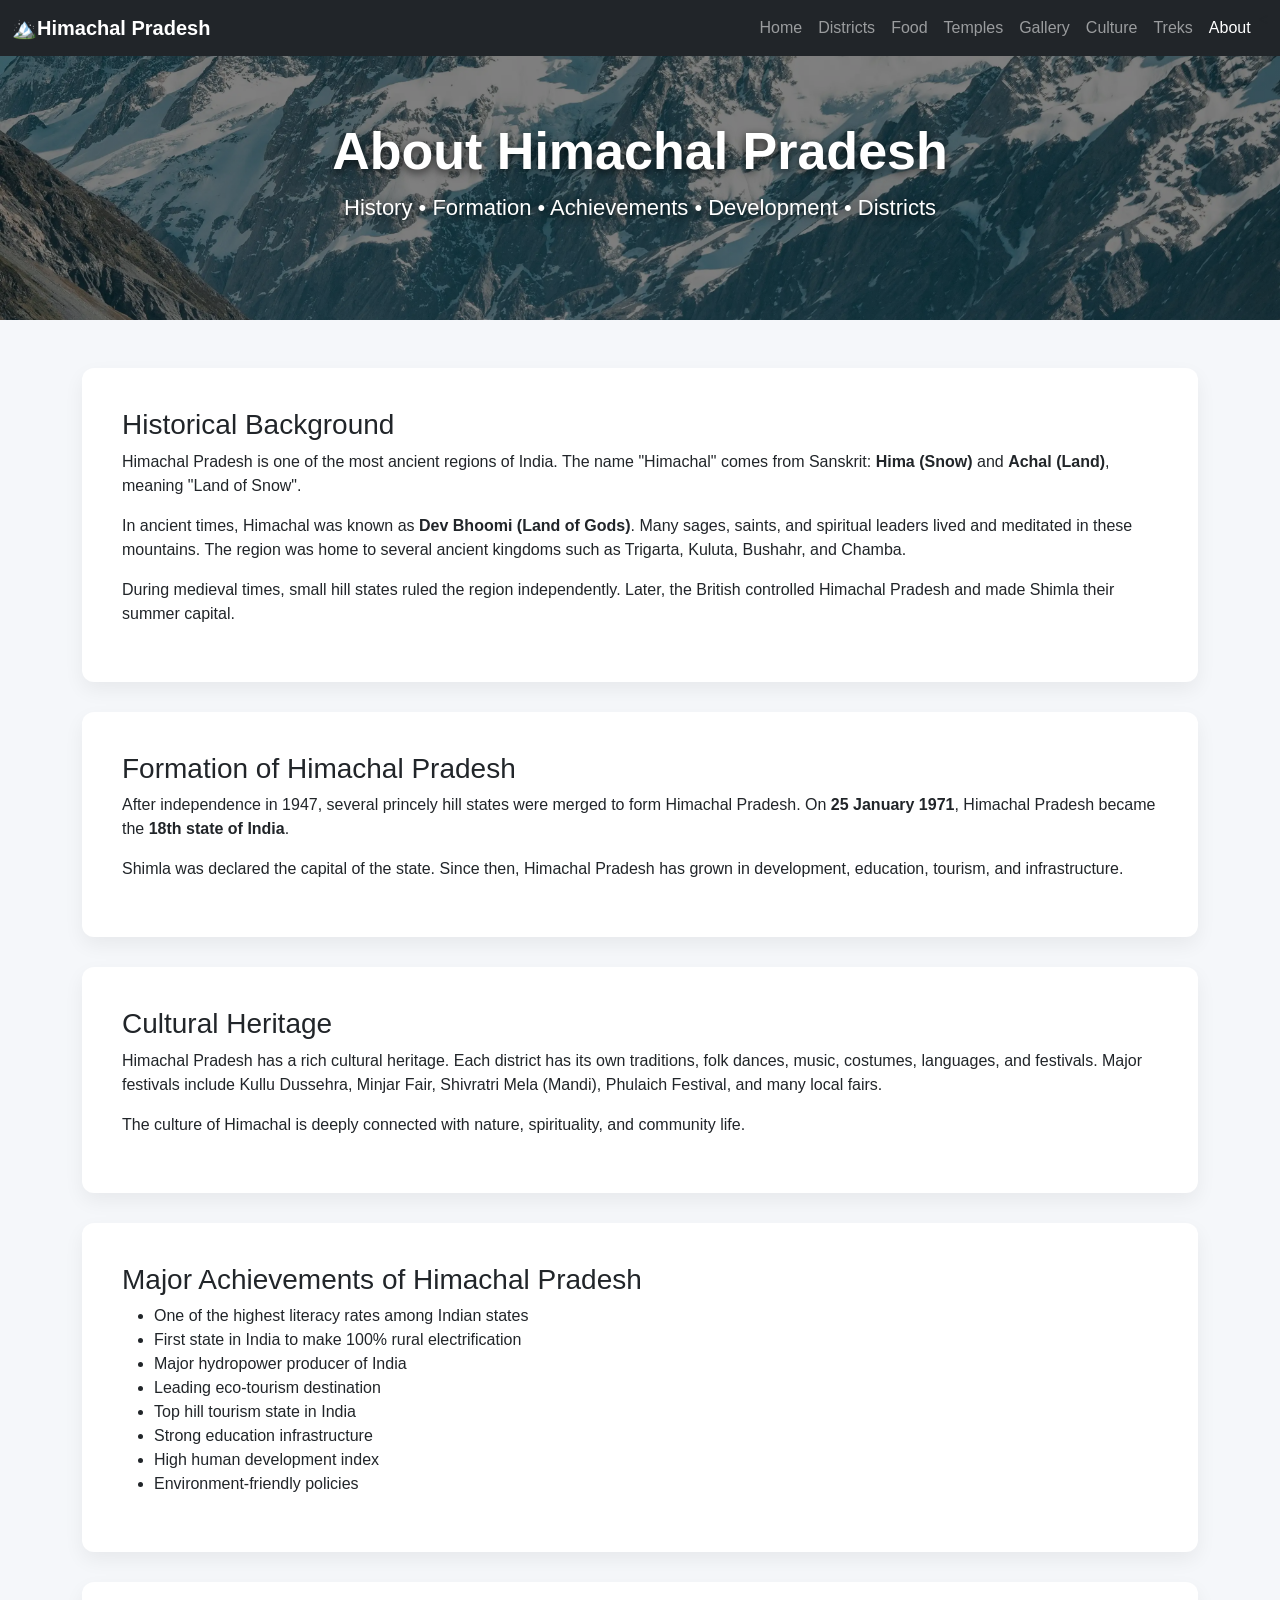
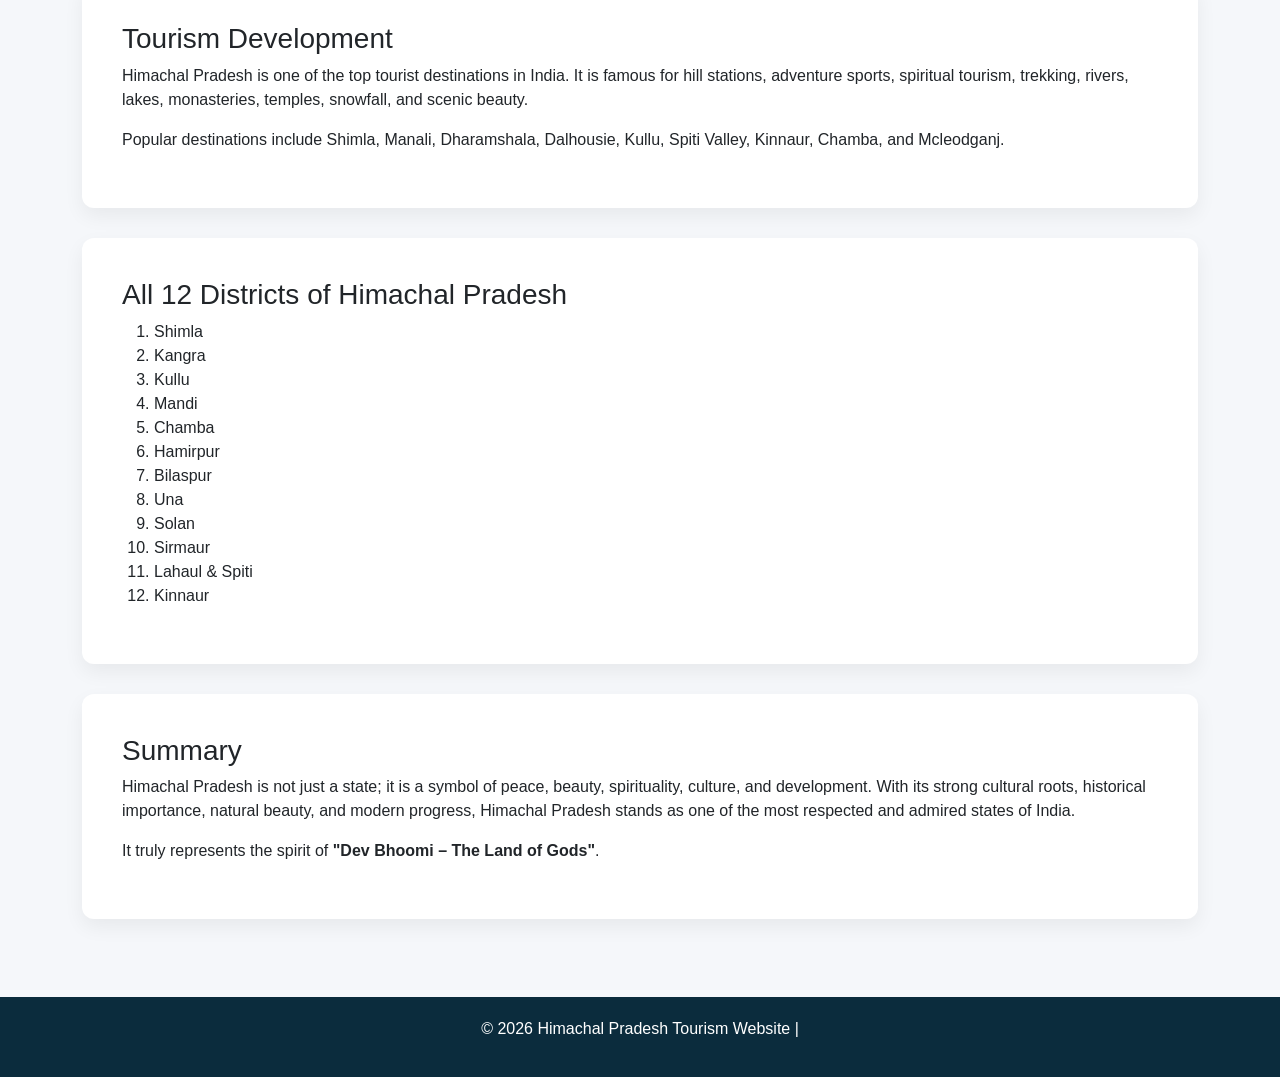
<file: about.html>
<!DOCTYPE html>
<html lang="en">
<head>
    <meta charset="UTF-8">
    <meta name="viewport" content="width=device-width, initial-scale=1.0">

    <title>Himachal Pradesh | About</title>

    <!-- Bootstrap CSS -->
    <link href="https://cdn.jsdelivr.net/npm/bootstrap@5.3.2/dist/css/bootstrap.min.css" rel="stylesheet">

    <link rel="stylesheet" href="style.css">

</head>

<body>

<!-- Navbar -->
<!-- Navbar -->
<nav class="navbar navbar-expand-lg navbar-dark bg-dark fixed-top">
  <div class="container-fluid">
    <a class="navbar-brand fw-bold" href="index.html">🏔️Himachal Pradesh</a>
    <button class="navbar-toggler" type="button" data-bs-toggle="collapse" data-bs-target="#navbarNav">
      <span class="navbar-toggler-icon"></span>
    </button>
    <div class="collapse navbar-collapse" id="navbarNav">
      <ul class="navbar-nav ms-auto">
        <li class="nav-item"><a class="nav-link" href="index.html">Home</a></li>
        <li class="nav-item"><a class="nav-link" href="districts.html">Districts</a></li>
        <li class="nav-item"><a class="nav-link" href="food.html">Food</a></li>
        <li class="nav-item"><a class="nav-link" href="temples.html">Temples</a></li>
        <li class="nav-item"><a class="nav-link" href="gallery.html">Gallery</a></li>
        <li class="nav-item"><a class="nav-link" href="culture.html">Culture</a></li>
        <li class="nav-item"><a class="nav-link" href="trek.html">Treks</a></li>
        <li class="nav-item"><a class="nav-link active" href="about.html">About</a></li>
        <
      </ul>
    </div>
  </div>
</nav>


<!-- Header -->
<section class="page-header header-bg">
    <div class="container">
        <h1 class="fw-bold">About Himachal Pradesh</h1>
        <p>History • Formation • Achievements • Development • Districts</p>
    </div>
</section>

<!-- Content -->
<section class="container py-5">

    <!-- History -->
    <div class="content-section">
        <h3>Historical Background</h3>
        <p>
            Himachal Pradesh is one of the most ancient regions of India. The name "Himachal" comes from Sanskrit:
            <b>Hima (Snow)</b> and <b>Achal (Land)</b>, meaning "Land of Snow".
        </p>
        <p>
            In ancient times, Himachal was known as <b>Dev Bhoomi (Land of Gods)</b>. Many sages, saints, and spiritual
            leaders lived and meditated in these mountains. The region was home to several ancient kingdoms such as
            Trigarta, Kuluta, Bushahr, and Chamba.
        </p>
        <p>
            During medieval times, small hill states ruled the region independently. Later, the British controlled
            Himachal Pradesh and made Shimla their summer capital.
        </p>
    </div>

    <!-- Formation -->
    <div class="content-section">
        <h3>Formation of Himachal Pradesh</h3>
        <p>
            After independence in 1947, several princely hill states were merged to form Himachal Pradesh.
            On <b>25 January 1971</b>, Himachal Pradesh became the <b>18th state of India</b>.
        </p>
        <p>
            Shimla was declared the capital of the state. Since then, Himachal Pradesh has grown in development,
            education, tourism, and infrastructure.
        </p>
    </div>

    <!-- Cultural History -->
    <div class="content-section">
        <h3>Cultural Heritage</h3>
        <p>
            Himachal Pradesh has a rich cultural heritage. Each district has its own traditions, folk dances,
            music, costumes, languages, and festivals. Major festivals include Kullu Dussehra, Minjar Fair,
            Shivratri Mela (Mandi), Phulaich Festival, and many local fairs.
        </p>
        <p>
            The culture of Himachal is deeply connected with nature, spirituality, and community life.
        </p>
    </div>

    <!-- Achievements -->
    <div class="content-section">
        <h3>Major Achievements of Himachal Pradesh</h3>
        <ul>
            <li>One of the highest literacy rates among Indian states</li>
            <li>First state in India to make 100% rural electrification</li>
            <li>Major hydropower producer of India</li>
            <li>Leading eco-tourism destination</li>
            <li>Top hill tourism state in India</li>
            <li>Strong education infrastructure</li>
            <li>High human development index</li>
            <li>Environment-friendly policies</li>
        </ul>
    </div>

    <!-- Tourism Achievements -->
    <div class="content-section">
        <h3>Tourism Development</h3>
        <p>
            Himachal Pradesh is one of the top tourist destinations in India. It is famous for hill stations,
            adventure sports, spiritual tourism, trekking, rivers, lakes, monasteries, temples, snowfall, and
            scenic beauty.
        </p>
        <p>
            Popular destinations include Shimla, Manali, Dharamshala, Dalhousie, Kullu, Spiti Valley, Kinnaur,
            Chamba, and Mcleodganj.
        </p>
    </div>

    <!-- Districts -->
    <div class="content-section">
        <h3>All 12 Districts of Himachal Pradesh</h3>
        <ol>
            <li>Shimla</li>
            <li>Kangra</li>
            <li>Kullu</li>
            <li>Mandi</li>
            <li>Chamba</li>
            <li>Hamirpur</li>
            <li>Bilaspur</li>
            <li>Una</li>
            <li>Solan</li>
            <li>Sirmaur</li>
            <li>Lahaul & Spiti</li>
            <li>Kinnaur</li>
        </ol>
    </div>

    <!-- Summary -->
    <div class="content-section">
        <h3>Summary</h3>
        <p>
            Himachal Pradesh is not just a state; it is a symbol of peace, beauty, spirituality, culture,
            and development. With its strong cultural roots, historical importance, natural beauty,
            and modern progress, Himachal Pradesh stands as one of the most respected and admired states of India.
        </p>
        <p>
            It truly represents the spirit of <b>"Dev Bhoomi – The Land of Gods"</b>.
        </p>
    </div>

</section>

<!-- Footer -->
<div class="footer">
    <p>© 2026 Himachal Pradesh Tourism Website |</p>
</div>

<!-- Bootstrap JS -->
<script src="https://cdn.jsdelivr.net/npm/bootstrap@5.3.2/dist/js/bootstrap.bundle.min.js"></script>
<script src="script.js"></script>


</body>
</html>
</file>
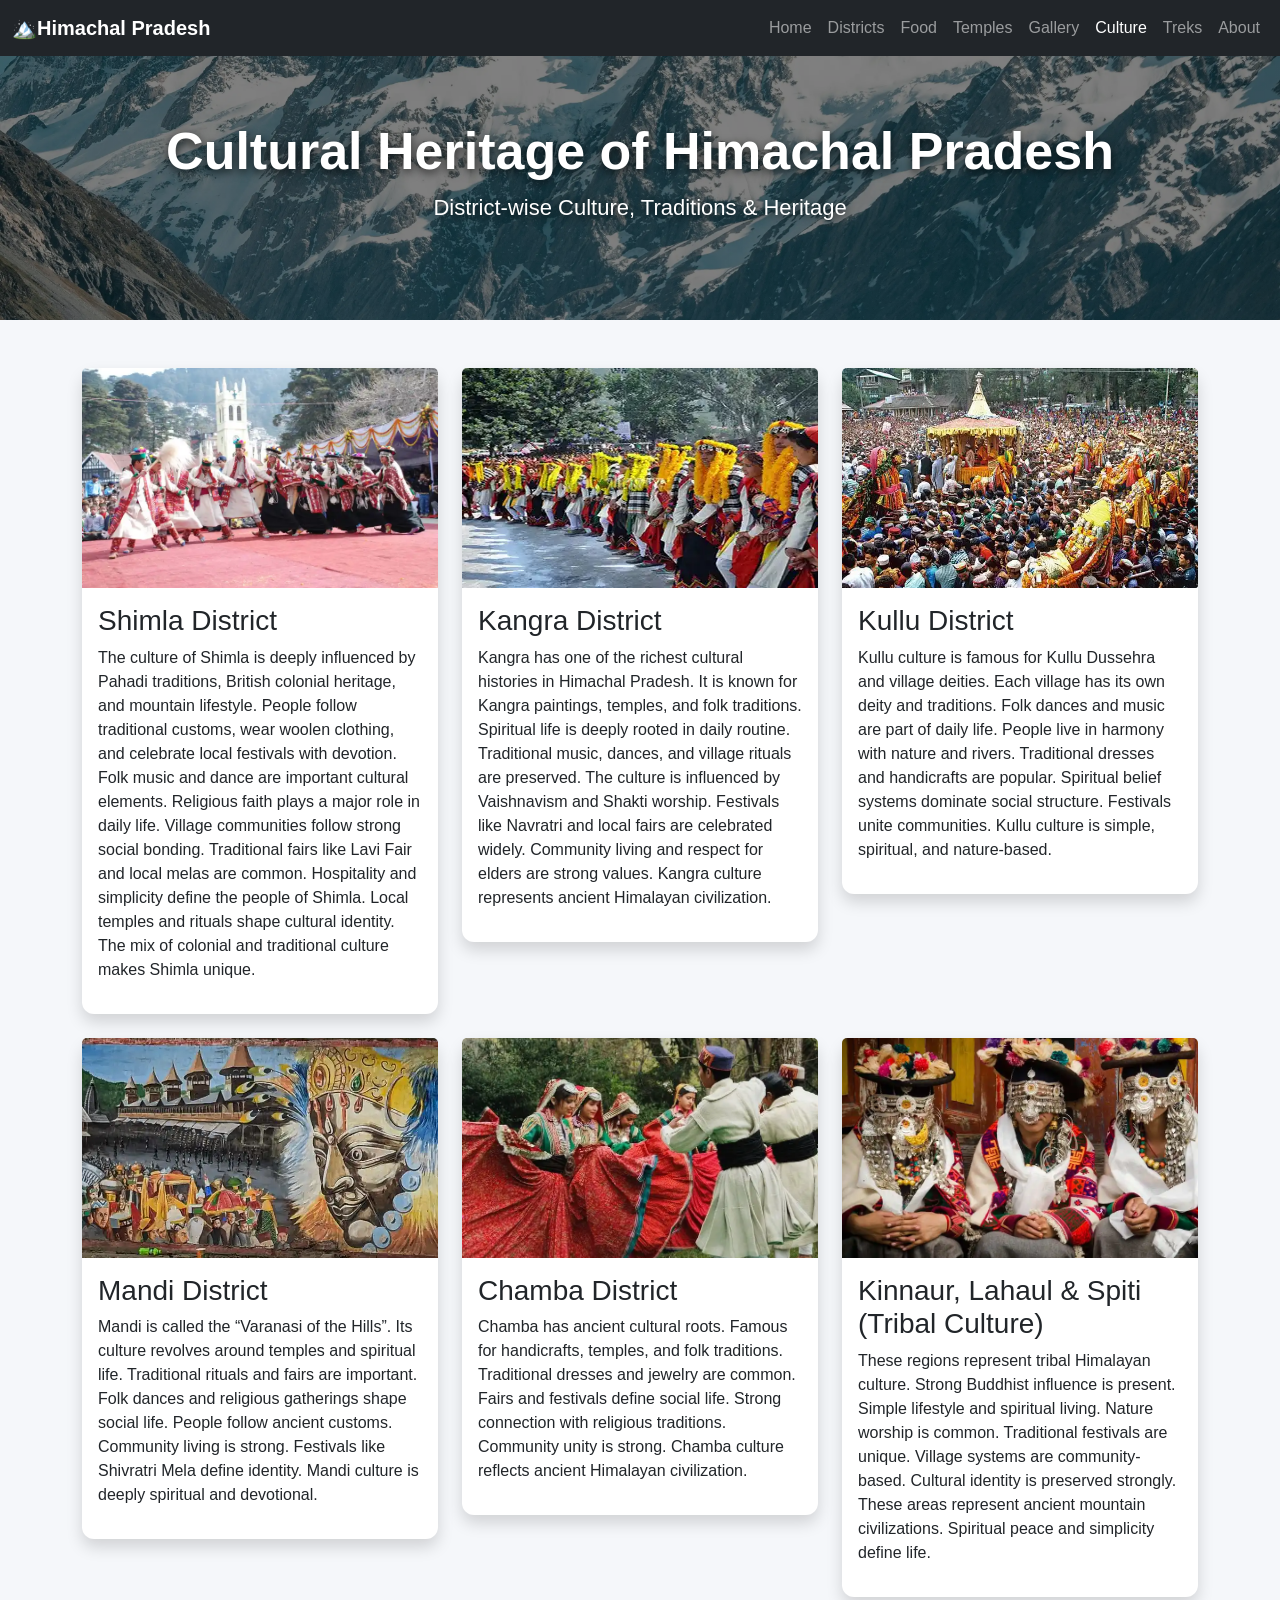
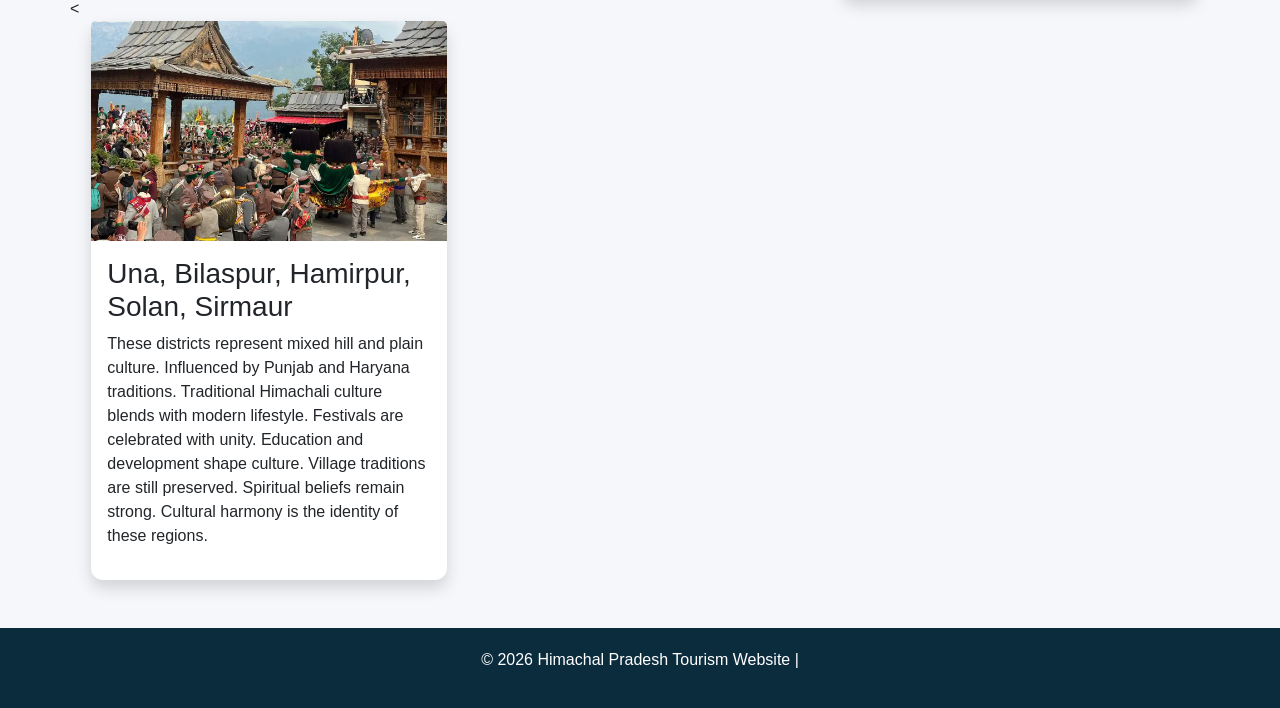
<file: culture.html>
<!DOCTYPE html>
<html lang="en">
<head>
<meta charset="UTF-8">
<meta name="viewport" content="width=device-width, initial-scale=1.0">

<title>Himachal Pradesh | Culture</title>

<link href="https://cdn.jsdelivr.net/npm/bootstrap@5.3.2/dist/css/bootstrap.min.css" rel="stylesheet">

<link rel="stylesheet" href="style.css">

</head>

<body>

<!-- Navbar -->
<nav class="navbar navbar-expand-lg navbar-dark bg-dark fixed-top">
<div class="container-fluid">
<a class="navbar-brand fw-bold" href="index.html">🏔️Himachal Pradesh</a>
<button class="navbar-toggler" type="button" data-bs-toggle="collapse" data-bs-target="#navbarNav">
<span class="navbar-toggler-icon"></span>
</button>
<div class="collapse navbar-collapse" id="navbarNav">
<ul class="navbar-nav ms-auto">
<li class="nav-item"><a class="nav-link" href="index.html">Home</a></li>
<li class="nav-item"><a class="nav-link" href="districts.html">Districts</a></li>
<li class="nav-item"><a class="nav-link" href="food.html">Food</a></li>
<li class="nav-item"><a class="nav-link" href="temples.html">Temples</a></li>
<li class="nav-item"><a class="nav-link" href="gallery.html">Gallery</a></li>
<li class="nav-item"><a class="nav-link active" href="culture.html">Culture</a></li>
<li class="nav-item"><a class="nav-link" href="trek.html">Treks</a></li>
<li class="nav-item"><a class="nav-link" href="about.html">About</a></li>
</ul>
</div>
</div>
</nav>

<!-- Header -->
<section class="page-header header-bg">
<div class="container">
<h1 class="fw-bold">Cultural Heritage of Himachal Pradesh</h1>
<p>District-wise Culture, Traditions & Heritage</p>
</div>
</section>

<section class="container py-5">
<div class="row g-4">

<!-- Shimla -->
<div class="col-lg-4 col-md-6 col-sm-12">
<div class="card culture-card shadow">
<img src="pics/culture1.webp" class="card-img-top">
<div class="card-body">
<h3>Shimla District</h3>
<p>
The culture of Shimla is deeply influenced by Pahadi traditions, British colonial heritage, and mountain lifestyle.
People follow traditional customs, wear woolen clothing, and celebrate local festivals with devotion.
Folk music and dance are important cultural elements.
Religious faith plays a major role in daily life.
Village communities follow strong social bonding.
Traditional fairs like Lavi Fair and local melas are common.
Hospitality and simplicity define the people of Shimla.
Local temples and rituals shape cultural identity.
The mix of colonial and traditional culture makes Shimla unique.
</p>
</div>
</div>
</div>

<!-- Kangra -->
<div class="col-lg-4 col-md-6 col-sm-12">
<div class="card culture-card shadow">
<img src="pics/culture2.webp" class="card-img-top">
<div class="card-body">
<h3>Kangra District</h3>
<p>
Kangra has one of the richest cultural histories in Himachal Pradesh.
It is known for Kangra paintings, temples, and folk traditions.
Spiritual life is deeply rooted in daily routine.
Traditional music, dances, and village rituals are preserved.
The culture is influenced by Vaishnavism and Shakti worship.
Festivals like Navratri and local fairs are celebrated widely.
Community living and respect for elders are strong values.
Kangra culture represents ancient Himalayan civilization.
</p>
</div>
</div>
</div>

<!-- Kullu -->
<div class="col-lg-4 col-md-6 col-sm-12">
<div class="card culture-card shadow">
<img src="pics/cuture3.webp" class="card-img-top">
<div class="card-body">
<h3>Kullu District</h3>
<p>
Kullu culture is famous for Kullu Dussehra and village deities.
Each village has its own deity and traditions.
Folk dances and music are part of daily life.
People live in harmony with nature and rivers.
Traditional dresses and handicrafts are popular.
Spiritual belief systems dominate social structure.
Festivals unite communities.
Kullu culture is simple, spiritual, and nature-based.
</p>
</div>
</div>
</div>

<!-- Mandi -->
 <div class="col-lg-4 col-md-6 col-sm-12">
<div class="card culture-card shadow">
<img src="pics/culture4 (2).webp" class="card-img-top">
<div class="card-body">
<h3>Mandi District</h3>
<p>
Mandi is called the “Varanasi of the Hills”.
Its culture revolves around temples and spiritual life.
Traditional rituals and fairs are important.
Folk dances and religious gatherings shape social life.
People follow ancient customs.
Community living is strong.
Festivals like Shivratri Mela define identity.
Mandi culture is deeply spiritual and devotional.
</p>
</div>
</div>
</div>

<!-- Chamba -->
<div class="col-lg-4 col-md-6 col-sm-12">
<div class="card culture-card shadow">
<img src="pics/culture5.webp" class="card-img-top">
<div class="card-body">
<h3>Chamba District</h3>
<p>
Chamba has ancient cultural roots.
Famous for handicrafts, temples, and folk traditions.
Traditional dresses and jewelry are common.
Fairs and festivals define social life.
Strong connection with religious traditions.
Community unity is strong.
Chamba culture reflects ancient Himalayan civilization.
</p>
</div>
</div>
</div>

<!-- Tribal Regions -->
<div class="col-lg-4 col-md-6 col-sm-12">
<div class="card culture-card shadow">
<img src="pics/culture6.webp" class="card-img-top">
<div class="card-body">
<h3>Kinnaur, Lahaul & Spiti (Tribal Culture)</h3>
<p>
These regions represent tribal Himalayan culture.
Strong Buddhist influence is present.
Simple lifestyle and spiritual living.
Nature worship is common.
Traditional festivals are unique.
Village systems are community-based.
Cultural identity is preserved strongly.
These areas represent ancient mountain civilizations.
Spiritual peace and simplicity define life.
</p>
</div>
</div>
</div>

<!-- Plains Region -->
<<div class="col-lg-4 col-md-6 col-sm-12">
<div class="card culture-card shadow">
<img src="pics/culture7.webp" class="card-img-top">
<div class="card-body">
<h3>Una, Bilaspur, Hamirpur, Solan, Sirmaur</h3>
<p>
These districts represent mixed hill and plain culture.
Influenced by Punjab and Haryana traditions.
Traditional Himachali culture blends with modern lifestyle.
Festivals are celebrated with unity.
Education and development shape culture.
Village traditions are still preserved.
Spiritual beliefs remain strong.
Cultural harmony is the identity of these regions.
</p>
</div>
</div>
</div>

</div>
</section>

<div class="footer">
<p>© 2026 Himachal Pradesh Tourism Website |</p>
</div>

<script src="https://cdn.jsdelivr.net/npm/bootstrap@5.3.2/dist/js/bootstrap.bundle.min.js"></script>
<script src="script.js"></script>


</body>
</html>
</file>
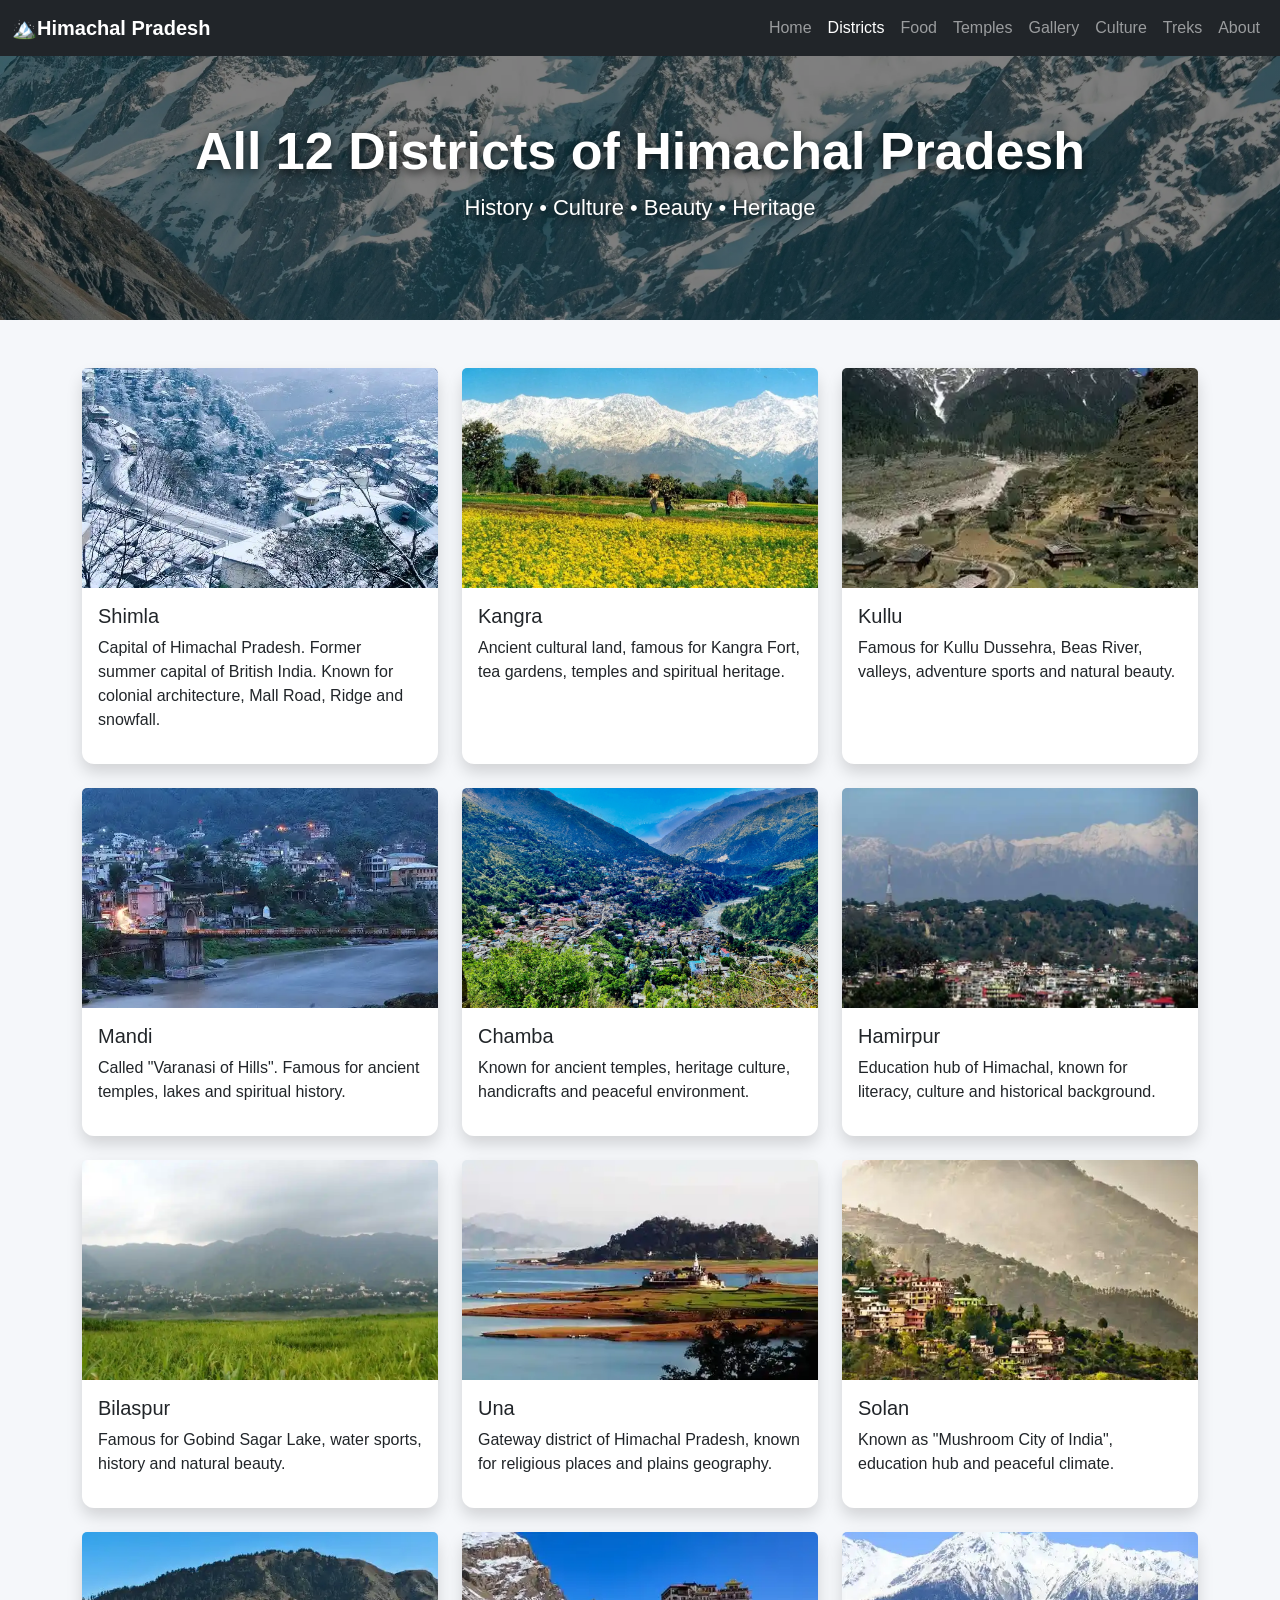
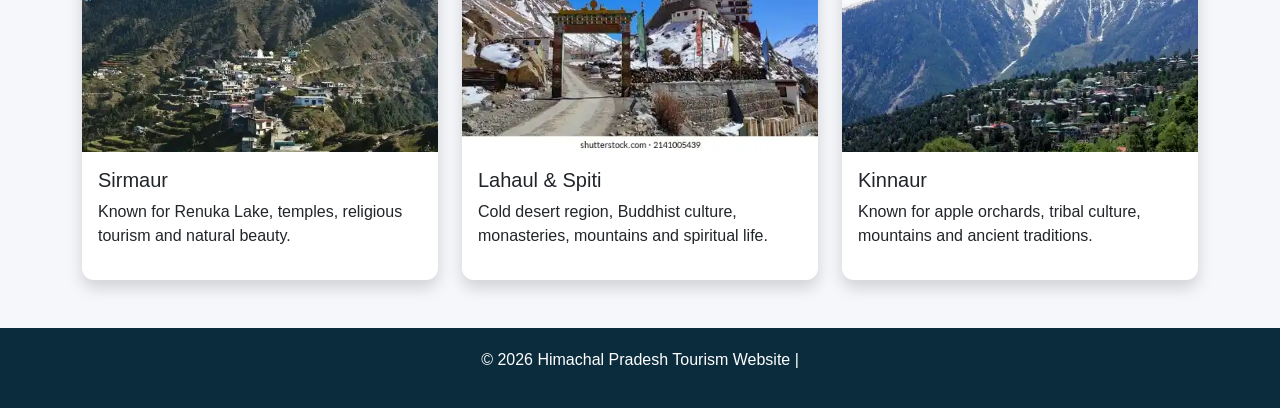
<file: districts.html>
<!DOCTYPE html>
<html lang="en">
<head>
    
    <meta charset="UTF-8">
    <meta name="viewport" content="width=device-width, initial-scale=1.0">

    <title>Himachal Pradesh | Districts</title>

    <!-- Bootstrap CSS -->
    <link href="https://cdn.jsdelivr.net/npm/bootstrap@5.3.2/dist/css/bootstrap.min.css" rel="stylesheet">

    <link rel="stylesheet" href="style.css">

</head>

<body>

<!-- Navbar -->
<nav class="navbar navbar-expand-lg navbar-dark bg-dark fixed-top">
  <div class="container-fluid">
    <a class="navbar-brand fw-bold" href="index.html">🏔️Himachal Pradesh</a>
    <button class="navbar-toggler" type="button" data-bs-toggle="collapse" data-bs-target="#navbarNav">
      <span class="navbar-toggler-icon"></span>
    </button>
    <div class="collapse navbar-collapse" id="navbarNav">
      <ul class="navbar-nav ms-auto">
        <li class="nav-item"><a class="nav-link" href="index.html">Home</a></li>
        <li class="nav-item"><a class="nav-link active" href="districts.html">Districts</a></li>
        <li class="nav-item"><a class="nav-link" href="food.html">Food</a></li>
        <li class="nav-item"><a class="nav-link" href="temples.html">Temples</a></li>
        <li class="nav-item"><a class="nav-link" href="gallery.html">Gallery</a></li>
        <li class="nav-item"><a class="nav-link" href="culture.html">Culture</a></li>
        <li class="nav-item"><a class="nav-link" href="trek.html">Treks</a></li>
        <li class="nav-item"><a class="nav-link" href="about.html">About</a></li>
      </ul>
    </div>
  </div>
</nav>

<!-- Header -->
<section class="page-header header-bg">
    <div class="container">
        <h1 class="fw-bold">All 12 Districts of Himachal Pradesh</h1>
        <p>History • Culture • Beauty • Heritage</p>
    </div>
</section>

<!-- District Cards -->
<section class="container py-5">
    <div class="row g-4">

        <!-- Shimla -->
        <div class="col-lg-4 col-md-6 col-sm-12">
            <div class="card district-card shadow h-100">
                <img src="pics/dist1.webp" class="card-img-top">
                <div class="card-body">
                    <h5>Shimla</h5>
                    <p>Capital of Himachal Pradesh. Former summer capital of British India. Known for colonial architecture, Mall Road, Ridge and snowfall.</p>
                </div>
            </div>
        </div>

        <!-- Kangra -->
        <div class="col-lg-4 col-md-6 col-sm-12">
            <div class="card district-card shadow h-100">
                <img src="pics/dist2.webp" class="card-img-top">
                <div class="card-body">
                    <h5>Kangra</h5>
                    <p>Ancient cultural land, famous for Kangra Fort, tea gardens, temples and spiritual heritage.</p>
                </div>
            </div>
        </div>

        <!-- Kullu -->
        <div class="col-lg-4 col-md-6 col-sm-12">
            <div class="card district-card shadow h-100">
                <img src="pics/dist2.1.webp" class="card-img-top">
                <div class="card-body">
                    <h5>Kullu</h5>
                    <p>Famous for Kullu Dussehra, Beas River, valleys, adventure sports and natural beauty.</p>
                </div>
            </div>
        </div>

        <!-- Mandi -->
    <div class="col-lg-4 col-md-6 col-sm-12">
            <div class="card district-card shadow h-100">
                <img src="pics/dist3.webp" class="card-img-top">
                <div class="card-body">
                    <h5>Mandi</h5>
                    <p>Called "Varanasi of Hills". Famous for ancient temples, lakes and spiritual history.</p>
                </div>
            </div>
        </div>

        <!-- Chamba -->
<div class="col-lg-4 col-md-6 col-sm-12">
            <div class="card district-card shadow h-100">
                <img src="pics/dist4.webp" class="card-img-top">
                <div class="card-body">
                    <h5>Chamba</h5>
                    <p>Known for ancient temples, heritage culture, handicrafts and peaceful environment.</p>
                </div>
            </div>
        </div>

        <!-- Hamirpur -->
        <div class="col-lg-4 col-md-6 col-sm-12">
            <div class="card district-card shadow h-100">
                <img src="pics/dist5.webp" class="card-img-top">
                <div class="card-body">
                    <h5>Hamirpur</h5>
                    <p>Education hub of Himachal, known for literacy, culture and historical background.</p>
                </div>
            </div>
        </div>

        <!-- Bilaspur -->
        <div class="col-lg-4 col-md-6 col-sm-12">
            <div class="card district-card shadow h-100">
                <img src="pics/dist6.webp" class="card-img-top">
                <div class="card-body">
                    <h5>Bilaspur</h5>
                    <p>Famous for Gobind Sagar Lake, water sports, history and natural beauty.</p>
                </div>
            </div>
        </div>

        <!-- Una -->
        <div class="col-lg-4 col-md-6 col-sm-12">
            <div class="card district-card shadow h-100">
                <img src="pics/dist7.webp" class="card-img-top">
                <div class="card-body">
                    <h5>Una</h5>
                    <p>Gateway district of Himachal Pradesh, known for religious places and plains geography.</p>
                </div>
            </div>
        </div>

        <!-- Solan -->
       <div class="col-lg-4 col-md-6 col-sm-12">
            <div class="card district-card shadow h-100">
                <img src="pics/dist8.webp" class="card-img-top">
                <div class="card-body">
                    <h5>Solan</h5>
                    <p>Known as "Mushroom City of India", education hub and peaceful climate.</p>
                </div>
            </div>
        </div>

        <!-- Sirmaur -->
       <div class="col-lg-4 col-md-6 col-sm-12">
            <div class="card district-card shadow h-100">
                <img src="pics/dist9.webp" class="card-img-top">
                <div class="card-body">
                    <h5>Sirmaur</h5>
                    <p>Known for Renuka Lake, temples, religious tourism and natural beauty.</p>
                </div>
            </div>
        </div>

        <!-- Lahaul & Spiti -->
        <div class="col-lg-4 col-md-6 col-sm-12">
            <div class="card district-card shadow h-100">
                <img src="pics/dist10.webp" class="card-img-top">
                <div class="card-body">
                    <h5>Lahaul & Spiti</h5>
                    <p>Cold desert region, Buddhist culture, monasteries, mountains and spiritual life.</p>
                </div>
            </div>
        </div>

        <!-- Kinnaur -->
        <div class="col-lg-4 col-md-6 col-sm-12">
            <div class="card district-card shadow h-100">
                <img src="pics/dist11.webp" class="card-img-top">
                <div class="card-body">
                    <h5>Kinnaur</h5>
                    <p>Known for apple orchards, tribal culture, mountains and ancient traditions.</p>
                </div>
            </div>
        </div>

    </div>
</section>

<!-- Footer -->
<div class="footer">
    <p>© 2026 Himachal Pradesh Tourism Website | </p>
</div>

<!-- Bootstrap JS -->
<script src="https://cdn.jsdelivr.net/npm/bootstrap@5.3.2/dist/js/bootstrap.bundle.min.js"></script>
<script src="script.js"></script>
</body>
</html>
</file>
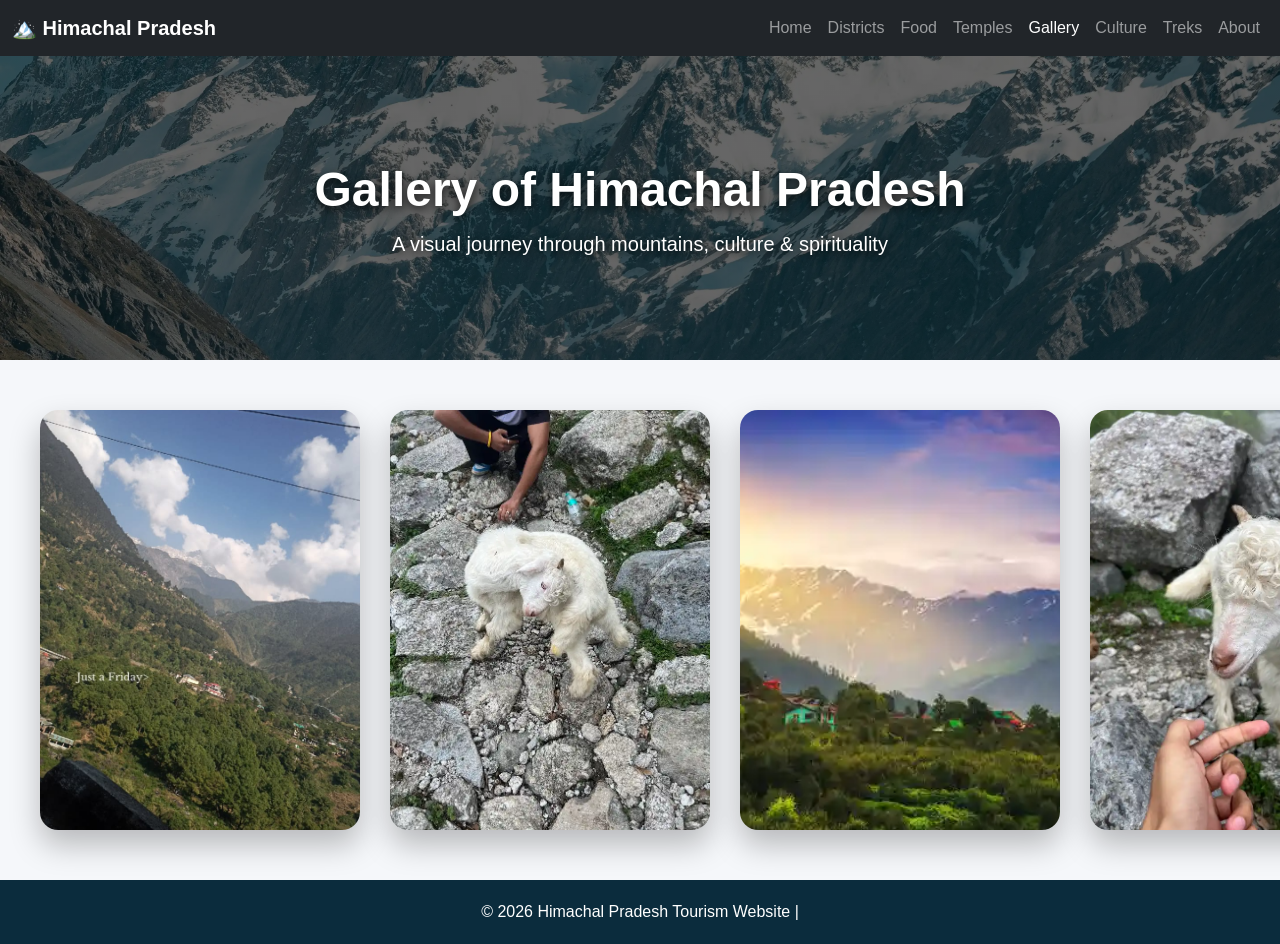
<file: gallery.html>
<!DOCTYPE html>
<html lang="en">
<head>
<meta charset="UTF-8">
<meta name="viewport" content="width=device-width, initial-scale=1.0">
<title>Himachal Pradesh | Gallery</title>

<link href="https://cdn.jsdelivr.net/npm/bootstrap@5.3.2/dist/css/bootstrap.min.css" rel="stylesheet">
<link rel="stylesheet" href="style.css">
</head>

<body>

<!-- Navbar -->
<nav class="navbar navbar-expand-lg navbar-dark bg-dark fixed-top">
  <div class="container-fluid">
    <a class="navbar-brand fw-bold" href="index.html">🏔️ Himachal Pradesh</a>

    <button class="navbar-toggler" type="button"
            data-bs-toggle="collapse"
            data-bs-target="#navbarNav"
            aria-controls="navbarNav"
            aria-expanded="false"
            aria-label="Toggle navigation">
      <span class="navbar-toggler-icon"></span>
    </button>

    <div class="collapse navbar-collapse" id="navbarNav">
      <ul class="navbar-nav ms-auto">
        <li class="nav-item"><a class="nav-link" href="index.html">Home</a></li>
        <li class="nav-item"><a class="nav-link" href="districts.html">Districts</a></li>
        <li class="nav-item"><a class="nav-link" href="food.html">Food</a></li>
        <li class="nav-item"><a class="nav-link" href="temples.html">Temples</a></li>
        <li class="nav-item"><a class="nav-link active" href="gallery.html">Gallery</a></li>
        <li class="nav-item"><a class="nav-link" href="culture.html">Culture</a></li>
        <li class="nav-item"><a class="nav-link" href="trek.html">Treks</a></li>
        <li class="nav-item"><a class="nav-link" href="about.html">About</a></li>
      </ul>
    </div>
  </div>
</nav>

<!-- Header -->
<section class="gallery-header">
  <div class="container">
    <h1 class="fw-bold">Gallery of Himachal Pradesh</h1>
    <p>A visual journey through mountains, culture & spirituality</p>
  </div>
</section>

<!-- Gallery -->
<section class="gallery-wrapper">
  <div class="gallery">

    <div class="gallery-item">
      <img src="pics/gal1.jpeg" alt="">
      <div class="gallery-overlay"><h5>Himalayan Mountains</h5></div>
    </div>

    <div class="gallery-item">
      <img src="pics/gal8.webp" alt="">
      <div class="gallery-overlay"><h5>Kullu Valley</h5></div>
    </div>

    <div class="gallery-item">
      <img src="pics/gal11.webp" alt="">
      <div class="gallery-overlay"><h5>Manali Snowfall</h5></div>
    </div>

    <div class="gallery-item">
      <img src="pics/gal6.webp" alt="">
      <div class="gallery-overlay"><h5>Shimla Hills</h5></div>
    </div>

    <div class="gallery-item">
      <img src="pics/gal2.webp" alt="">
      <div class="gallery-overlay"><h5>Snow Landscapes</h5></div>
    </div>

    <div class="gallery-item">
      <img src="pics/gal3.webp" alt="">
      <div class="gallery-overlay"><h5>Himachali Culture</h5></div>
    </div>

    <div class="gallery-item">
      <img src="pics/gal4.webp" alt="">
      <div class="gallery-overlay"><h5>Village Life</h5></div>
    </div>

    <div class="gallery-item">
      <img src="pics/gal9.webp" alt="">
      <div class="gallery-overlay"><h5>Local Traditions</h5></div>
    </div>

    <div class="gallery-item">
      <img src="pics/gal5.webp" alt="">
      <div class="gallery-overlay"><h5>Manu Temple</h5></div>
    </div>

    <div class="gallery-item">
      <img src="pics/gal13.webp" alt="">
      <div class="gallery-overlay"><h5>Ancient Temples</h5></div>
    </div>

    <div class="gallery-item">
      <img src="pics/gal7.webp" alt="">
      <div class="gallery-overlay"><h5>Spiritual Hills</h5></div>
    </div>

    <div class="gallery-item">
      <img src="pics/gal10.webp" alt="">
      <div class="gallery-overlay"><h5>Temple Architecture</h5></div>
    </div>

  </div>
</section>

<!-- Footer -->
<div class="footer">
  © 2026 Himachal Pradesh Tourism Website |
</div>

<!-- Bootstrap JS -->
<script src="https://cdn.jsdelivr.net/npm/bootstrap@5.3.2/dist/js/bootstrap.bundle.min.js"></script>
<script src="script.js"></script>

</body>
</html>
</file>
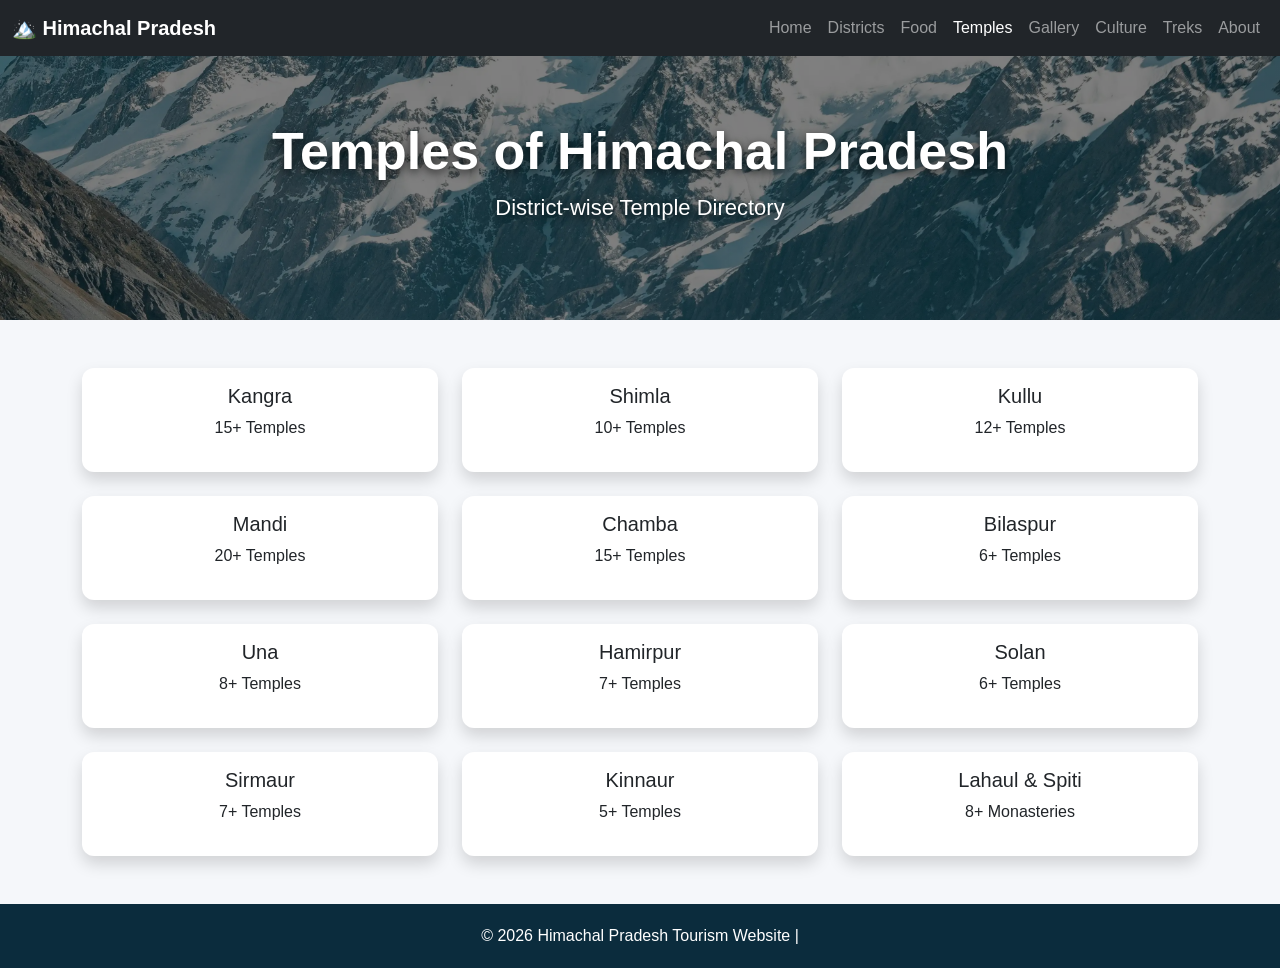
<file: temples.html>
<!DOCTYPE html>
<html lang="en">
<head>
<meta charset="UTF-8">
<meta name="viewport" content="width=device-width, initial-scale=1.0">
<title>Himachal Pradesh | Temples by District</title>

<!-- Bootstrap CSS -->
<link href="https://cdn.jsdelivr.net/npm/bootstrap@5.3.2/dist/css/bootstrap.min.css" rel="stylesheet">

<!-- Main CSS -->
<link rel="stylesheet" href="style.css">
</head>

<body>

<!-- NAVBAR -->
<nav class="navbar navbar-expand-lg navbar-dark bg-dark fixed-top">
<div class="container-fluid">
<a class="navbar-brand fw-bold" href="index.html">🏔️ Himachal Pradesh</a>

<button class="navbar-toggler" type="button"
        data-bs-toggle="collapse"
        data-bs-target="#navbarNav"
        aria-controls="navbarNav"
        aria-expanded="false"
        aria-label="Toggle navigation">
<span class="navbar-toggler-icon"></span>
</button>

<div class="collapse navbar-collapse" id="navbarNav">
<ul class="navbar-nav ms-auto">
<li class="nav-item"><a class="nav-link" href="index.html">Home</a></li>
<li class="nav-item"><a class="nav-link" href="districts.html">Districts</a></li>
<li class="nav-item"><a class="nav-link" href="food.html">Food</a></li>
<li class="nav-item"><a class="nav-link active" href="temples.html">Temples</a></li>
<li class="nav-item"><a class="nav-link" href="gallery.html">Gallery</a></li>
<li class="nav-item"><a class="nav-link" href="culture.html">Culture</a></li>
<li class="nav-item"><a class="nav-link" href="trek.html">Treks</a></li>
<li class="nav-item"><a class="nav-link" href="about.html">About</a></li>
</ul>
</div>
</div>
</nav>

<!-- HEADER -->
<section class="page-header header-bg">
<div class="container">
<h1 class="fw-bold">Temples of Himachal Pradesh</h1>
<p>District-wise Temple Directory</p>
</div>
</section>

<!-- DISTRICT CARDS -->
<section class="container py-5">
<div class="row g-4">

<!-- Kangra -->
<div class="col-lg-4 col-md-6 col-sm-12">
<a href="temple/kangra-temples.html" class="text-decoration-none text-dark">
<div class="card district-card shadow h-100 p-3 text-center">
<h5>Kangra</h5>
<p>15+ Temples</p>
</div>
</a>
</div>

<!-- Shimla -->
<div class="col-lg-4 col-md-6 col-sm-12">
<a href="temple/shimla-temples.html" class="text-decoration-none text-dark">
<div class="card district-card shadow h-100 p-3 text-center">
<h5>Shimla</h5>
<p>10+ Temples</p>
</div>
</a>
</div>

<!-- Kullu -->
<div class="col-lg-4 col-md-6 col-sm-12">
<a href="temple/kullu-temples.html" class="text-decoration-none text-dark">
<div class="card district-card shadow h-100 p-3 text-center">
<h5>Kullu</h5>
<p>12+ Temples</p>
</div>
</a>
</div>

<!-- Mandi -->
<div class="col-lg-4 col-md-6 col-sm-12">
<a href="temple/mandi-temples.html" class="text-decoration-none text-dark">
<div class="card district-card shadow h-100 p-3 text-center">
<h5>Mandi</h5>
<p>20+ Temples</p>
</div>
</a>
</div>

<!-- Chamba -->
<div class="col-lg-4 col-md-6 col-sm-12">
<a href="temple/chamba-temples.html" class="text-decoration-none text-dark">
<div class="card district-card shadow h-100 p-3 text-center">
<h5>Chamba</h5>
<p>15+ Temples</p>
</div>
</a>
</div>

<!-- Bilaspur -->
<div class="col-lg-4 col-md-6 col-sm-12">
<a href="temple/bilaspur-temples.html" class="text-decoration-none text-dark">
<div class="card district-card shadow h-100 p-3 text-center">
<h5>Bilaspur</h5>
<p>6+ Temples</p>
</div>
</a>
</div>

<!-- Una -->
<div class="col-lg-4 col-md-6 col-sm-12">
<a href="temple/una-temples.html" class="text-decoration-none text-dark">
<div class="card district-card shadow h-100 p-3 text-center">
<h5>Una</h5>
<p>8+ Temples</p>
</div>
</a>
</div>

<!-- Hamirpur -->
<div class="col-lg-4 col-md-6 col-sm-12">
<a href="temple/hamirpur-temples.html" class="text-decoration-none text-dark">
<div class="card district-card shadow h-100 p-3 text-center">
<h5>Hamirpur</h5>
<p>7+ Temples</p>
</div>
</a>
</div>

<!-- Solan -->
<div class="col-lg-4 col-md-6 col-sm-12">
<a href="temple/solan-temples.html" class="text-decoration-none text-dark">
<div class="card district-card shadow h-100 p-3 text-center">
<h5>Solan</h5>
<p>6+ Temples</p>
</div>
</a>
</div>

<!-- Sirmaur -->
<div class="col-lg-4 col-md-6 col-sm-12">
<a href="temple/sirmaur-temples.html" class="text-decoration-none text-dark">
<div class="card district-card shadow h-100 p-3 text-center">
<h5>Sirmaur</h5>
<p>7+ Temples</p>
</div>
</a>
</div>

<!-- Kinnaur -->
<div class="col-lg-4 col-md-6 col-sm-12">
<a href="temple/kinnaur-temples.html" class="text-decoration-none text-dark">
<div class="card district-card shadow h-100 p-3 text-center">
<h5>Kinnaur</h5>
<p>5+ Temples</p>
</div>
</a>
</div>

<!-- Lahaul & Spiti -->
<div class="col-lg-4 col-md-6 col-sm-12">
<a href="temple/lahaul-spiti-temples.html" class="text-decoration-none text-dark">
<div class="card district-card shadow h-100 p-3 text-center">
<h5>Lahaul & Spiti</h5>
<p>8+ Monasteries</p>
</div>
</a>
</div>

</div>
</section>

<!-- FOOTER -->
<div class="footer">
© 2026 Himachal Pradesh Tourism Website |
</div>

<!-- SCRIPTS -->
<script src="https://cdn.jsdelivr.net/npm/bootstrap@5.3.2/dist/js/bootstrap.bundle.min.js"></script>
<script src="script.js"></script>

</body>
</html>
</file>
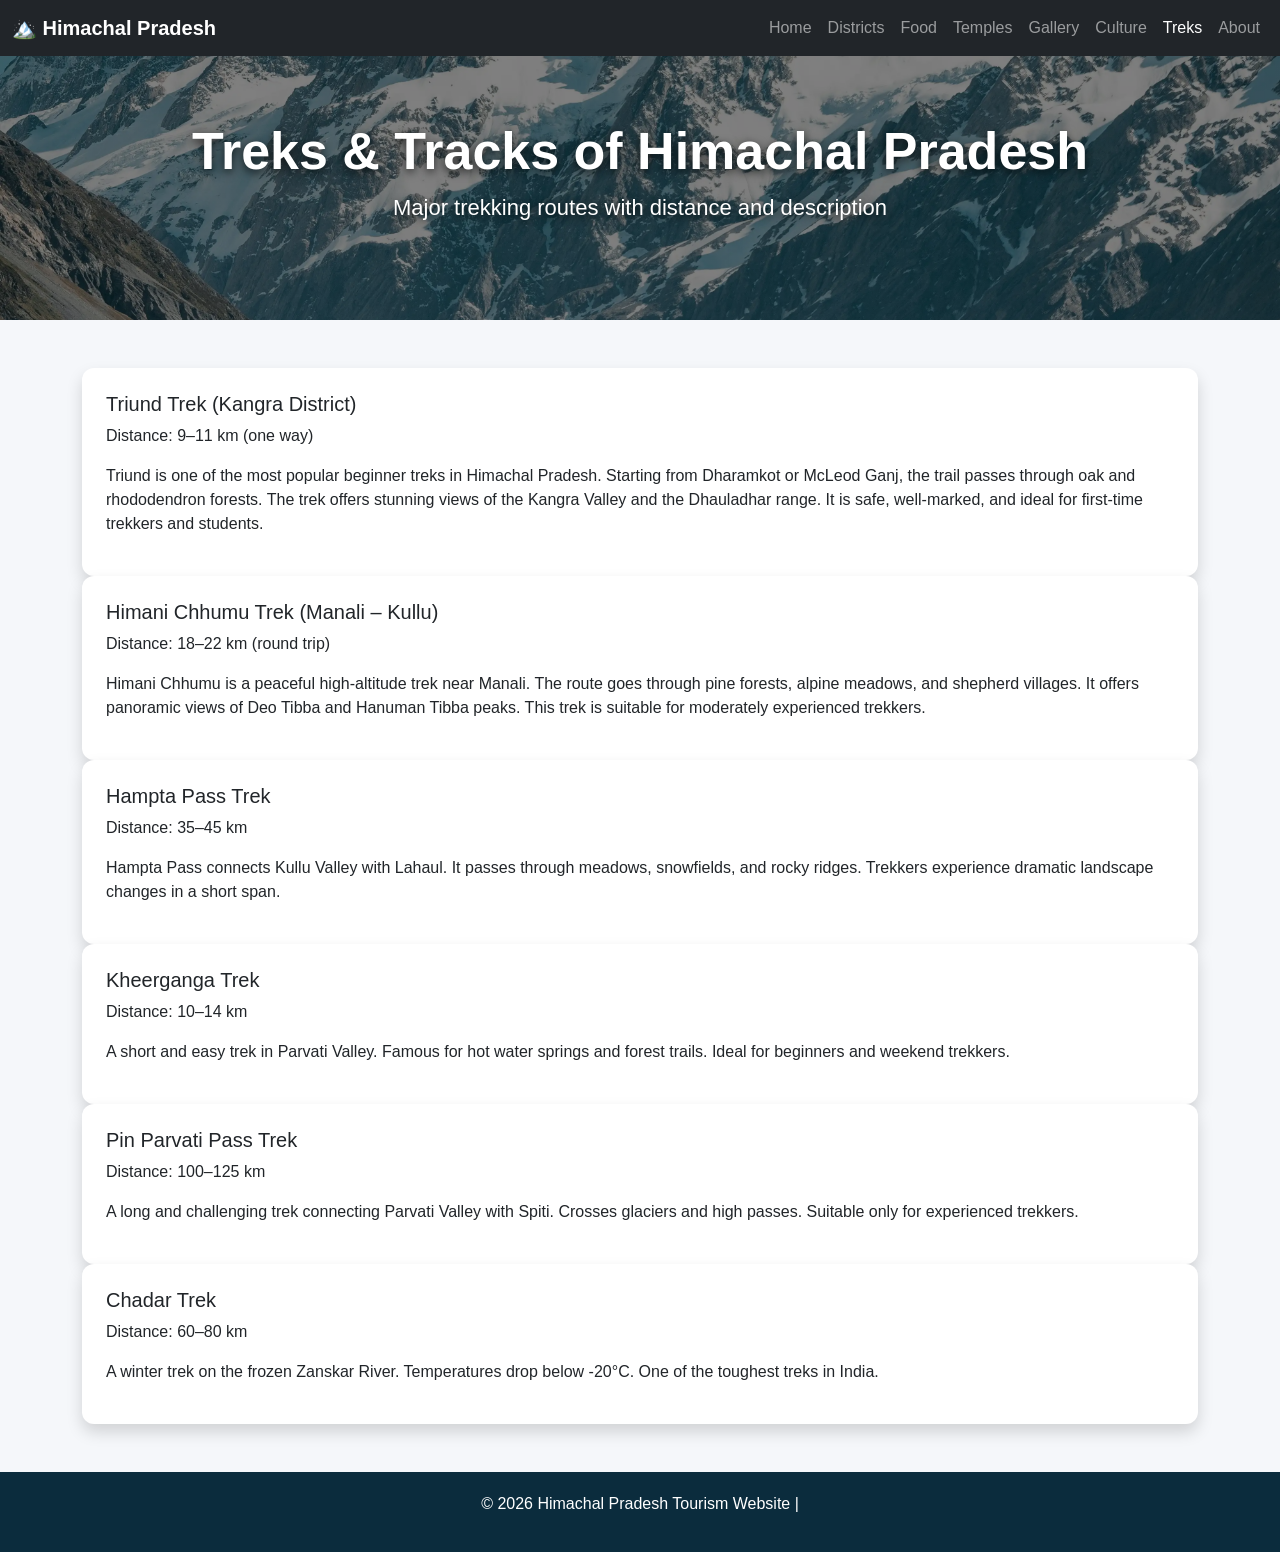
<file: trek.html>
<!DOCTYPE html>
<html lang="en">
<head>
<meta charset="UTF-8">
<meta name="viewport" content="width=device-width, initial-scale=1.0">
<title>Himachal Pradesh | Treks & Tracks</title>

<link href="https://cdn.jsdelivr.net/npm/bootstrap@5.3.2/dist/css/bootstrap.min.css" rel="stylesheet">

<link rel="stylesheet" href="style.css">

</head>

<body>

<!-- Navbar (SAME AS INDEX, ONLY ONE ACTIVE) -->
<nav class="navbar navbar-expand-lg navbar-dark bg-dark fixed-top">
  <div class="container-fluid">
    <a class="navbar-brand fw-bold" href="index.html">🏔️ Himachal Pradesh</a>
    <button class="navbar-toggler" type="button" data-bs-toggle="collapse" data-bs-target="#navbarNav">
      <span class="navbar-toggler-icon"></span>
    </button>
    <div class="collapse navbar-collapse" id="navbarNav">
      <ul class="navbar-nav ms-auto">
        <li class="nav-item"><a class="nav-link" href="index.html">Home</a></li>
        <li class="nav-item"><a class="nav-link" href="districts.html">Districts</a></li>
        <li class="nav-item"><a class="nav-link" href="food.html">Food</a></li>
        <li class="nav-item"><a class="nav-link" href="temples.html">Temples</a></li>
        <li class="nav-item"><a class="nav-link" href="gallery.html">Gallery</a></li>
        <li class="nav-item"><a class="nav-link" href="culture.html">Culture</a></li>
        <li class="nav-item"><a class="nav-link active" href="tracks.html">Treks</a></li>
        <li class="nav-item"><a class="nav-link" href="about.html">About</a></li>
      </ul>
    </div>
  </div>
</nav>

<!-- Header -->
<section class="page-header header-bg">
  <div class="container">
    <h1 class="fw-bold">Treks & Tracks of Himachal Pradesh</h1>
    <p>Major trekking routes with distance and description</p>
  </div>
</section>

<!-- Content -->
<section class="container py-5">

<div class="card trek-card p-4 shadow">
<h5>Triund Trek (Kangra District)</h5>
<p class="trek-meta">Distance: 9–11 km (one way)</p>
<p>
Triund is one of the most popular beginner treks in Himachal Pradesh.
Starting from Dharamkot or McLeod Ganj, the trail passes through oak and
rhododendron forests. The trek offers stunning views of the Kangra Valley
and the Dhauladhar range. It is safe, well-marked, and ideal for first-time
trekkers and students.
</p>
</div>

<div class="card trek-card p-4 shadow">
<h5>Himani Chhumu Trek (Manali – Kullu)</h5>
<p class="trek-meta">Distance: 18–22 km (round trip)</p>
<p>
Himani Chhumu is a peaceful high-altitude trek near Manali.
The route goes through pine forests, alpine meadows, and shepherd villages.
It offers panoramic views of Deo Tibba and Hanuman Tibba peaks.
This trek is suitable for moderately experienced trekkers.
</p>
</div>

<div class="card trek-card p-4 shadow">
<h5>Hampta Pass Trek</h5>
<p class="trek-meta">Distance: 35–45 km</p>
<p>
Hampta Pass connects Kullu Valley with Lahaul.
It passes through meadows, snowfields, and rocky ridges.
Trekkers experience dramatic landscape changes in a short span.
</p>
</div>

<div class="card trek-card p-4 shadow">
<h5>Kheerganga Trek</h5>
<p class="trek-meta">Distance: 10–14 km</p>
<p>
A short and easy trek in Parvati Valley.
Famous for hot water springs and forest trails.
Ideal for beginners and weekend trekkers.
</p>
</div>

<div class="card trek-card p-4 shadow">
<h5>Pin Parvati Pass Trek</h5>
<p class="trek-meta">Distance: 100–125 km</p>
<p>
A long and challenging trek connecting Parvati Valley with Spiti.
Crosses glaciers and high passes.
Suitable only for experienced trekkers.
</p>
</div>

<div class="card trek-card p-4 shadow">
<h5>Chadar Trek</h5>
<p class="trek-meta">Distance: 60–80 km</p>
<p>
A winter trek on the frozen Zanskar River.
Temperatures drop below -20°C.
One of the toughest treks in India.
</p>
</div>

</section>

<!-- Footer -->
<div class="footer">
<p>© 2026 Himachal Pradesh Tourism Website | </p>
</div>

<script src="https://cdn.jsdelivr.net/npm/bootstrap@5.3.2/dist/js/bootstrap.bundle.min.js"></script>
<script src="script.js"></script>
</body>
</html>
</file>
<file: style.css>
.footer,.gallery-header,.gallery-header .container{text-align:center}body{font-family:'Segoe UI',sans-serif;background:#f5f7fa;scroll-behavior:smooth}img{max-width:100%;height:auto}.navbar{transition:.3s}.about-header,.culture-header,.district-header,.food-header,.gallery-header,.hero,.page-header,.temple-header,.trek-header{position:relative;min-height:320px;display:flex;align-items:center;justify-content:center;text-align:center;padding:100px 20px 60px;color:#fff;background-size:cover;background-position:center;background-repeat:no-repeat}.hero{height:90vh}.hero h1,.page-header h1{font-size:52px;font-weight:700;text-shadow:0 3px 10px rgba(0,0,0,.7)}.hero p,.page-header p{font-size:22px;text-shadow:0 2px 8px rgba(0,0,0,.7)}.header-bg{background-image:linear-gradient(rgba(0,0,0,.5),rgba(0,0,0,.5)),url("pics/home0.webp")}.about-header,.culture-header,.district-header,.food-header,.gallery-header,.temple-header,.trek-header{background-image:linear-gradient(rgba(0,0,0,.6),rgba(0,0,0,.6)),url("pics/home0.webp")}.card{border:none;border-radius:12px;box-shadow:0 8px 20px rgba(0,0,0,.08);transition:.4s}.card:hover{transform:translateY(-6px);box-shadow:0 15px 30px rgba(0,0,0,.15)}.card img{transition:.4s;object-fit:cover}.card:hover img{transform:scale(1.05)}.content-section{background:#fff;padding:40px;border-radius:12px;box-shadow:0 8px 20px rgba(0,0,0,.06);margin-bottom:30px}.culture-card img,.district-card img,.food-card img,.temple-card img{height:220px;object-fit:cover}.gallery-wrapper{padding:50px 0;overflow-x:auto}.gallery{display:flex;gap:30px;padding:0 40px}.gallery-item{min-width:320px;height:420px;border-radius:18px;overflow:hidden;position:relative;box-shadow:0 15px 30px rgba(0,0,0,.25);transition:transform .4s}.gallery-item:hover{transform:scale(1.08)}.gallery-item img{width:100%;height:100%;object-fit:cover}.gallery-overlay{position:absolute;inset:0;background:linear-gradient(transparent,rgba(0,0,0,.85));display:flex;align-items:flex-end;padding:20px;opacity:0;transition:opacity .4s;color:#fff}#topBtn,.footer{background:#0b2c3d;color:#fff}.gallery-item:hover .gallery-overlay{opacity:1}.footer{padding:20px}#topBtn{position:fixed;bottom:30px;right:30px;border:none;padding:12px 16px;border-radius:50%;font-size:20px;display:none;cursor:pointer;box-shadow:0 5px 15px rgba(0,0,0,.3);z-index:999}#topBtn:hover{background:#145374}@media (max-width:992px){.hero h1{font-size:40px}.hero p{font-size:18px}.gallery-item{min-width:260px;height:350px}}@media (max-width:768px){.hero{height:75vh}.hero h1{font-size:28px}.hero p{font-size:16px}.gallery-item{min-width:220px;height:300px}.footer{font-size:14px}}@media (max-width:480px){.hero h1{font-size:22px}.hero p{font-size:14px}.gallery-item{min-width:180px;height:260px}}.gallery-header{min-height:360px;display:flex;flex-direction:column;align-items:center;justify-content:center;padding:120px 20px 60px;color:#fff;background-image:linear-gradient(rgba(0,0,0,.6),rgba(0,0,0,.6)),url("pics/home0.webp");background-size:cover;background-position:center;background-repeat:no-repeat}.gallery-header h1{font-size:48px;font-weight:700;margin-bottom:10px;text-shadow:0 3px 10px rgba(0,0,0,.8)}.gallery-header p{font-size:20px;text-shadow:0 2px 8px rgba(0,0,0,.8);max-width:700px;margin:0 auto;display:block}
</file>
